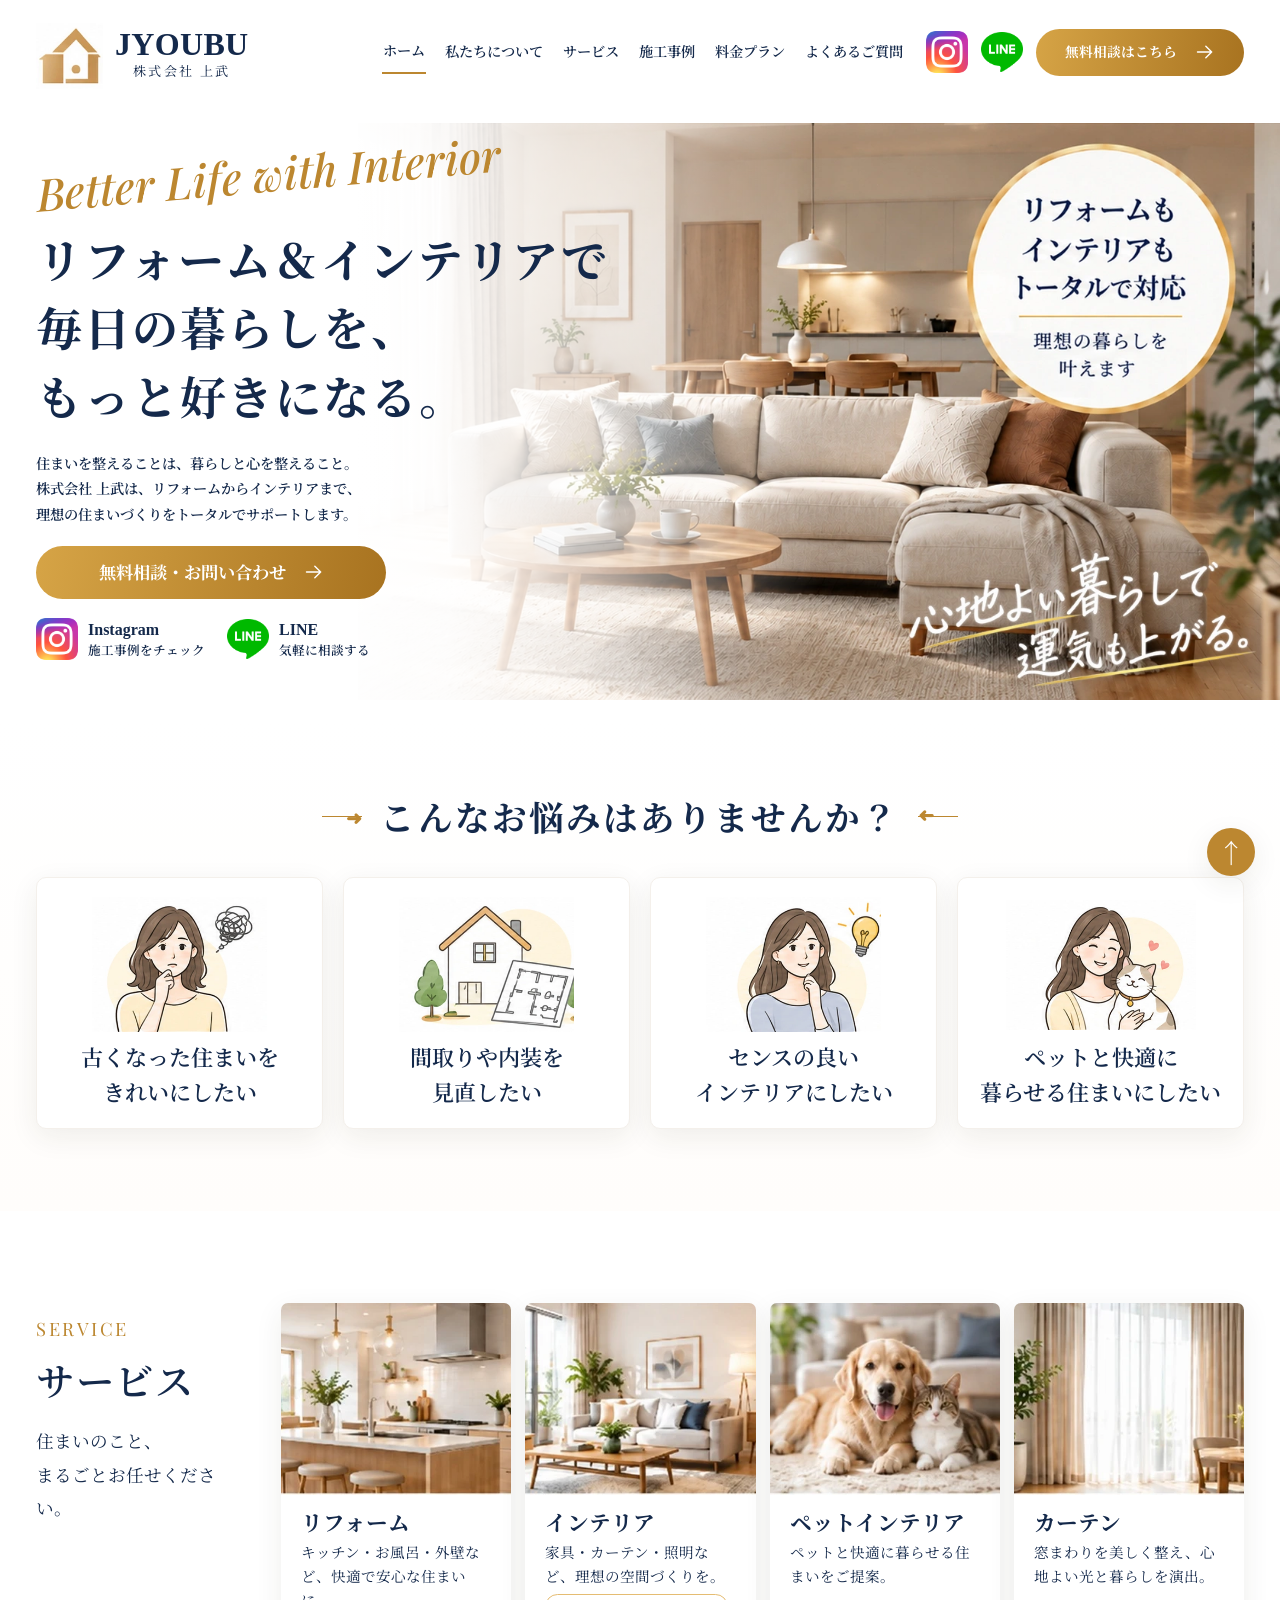
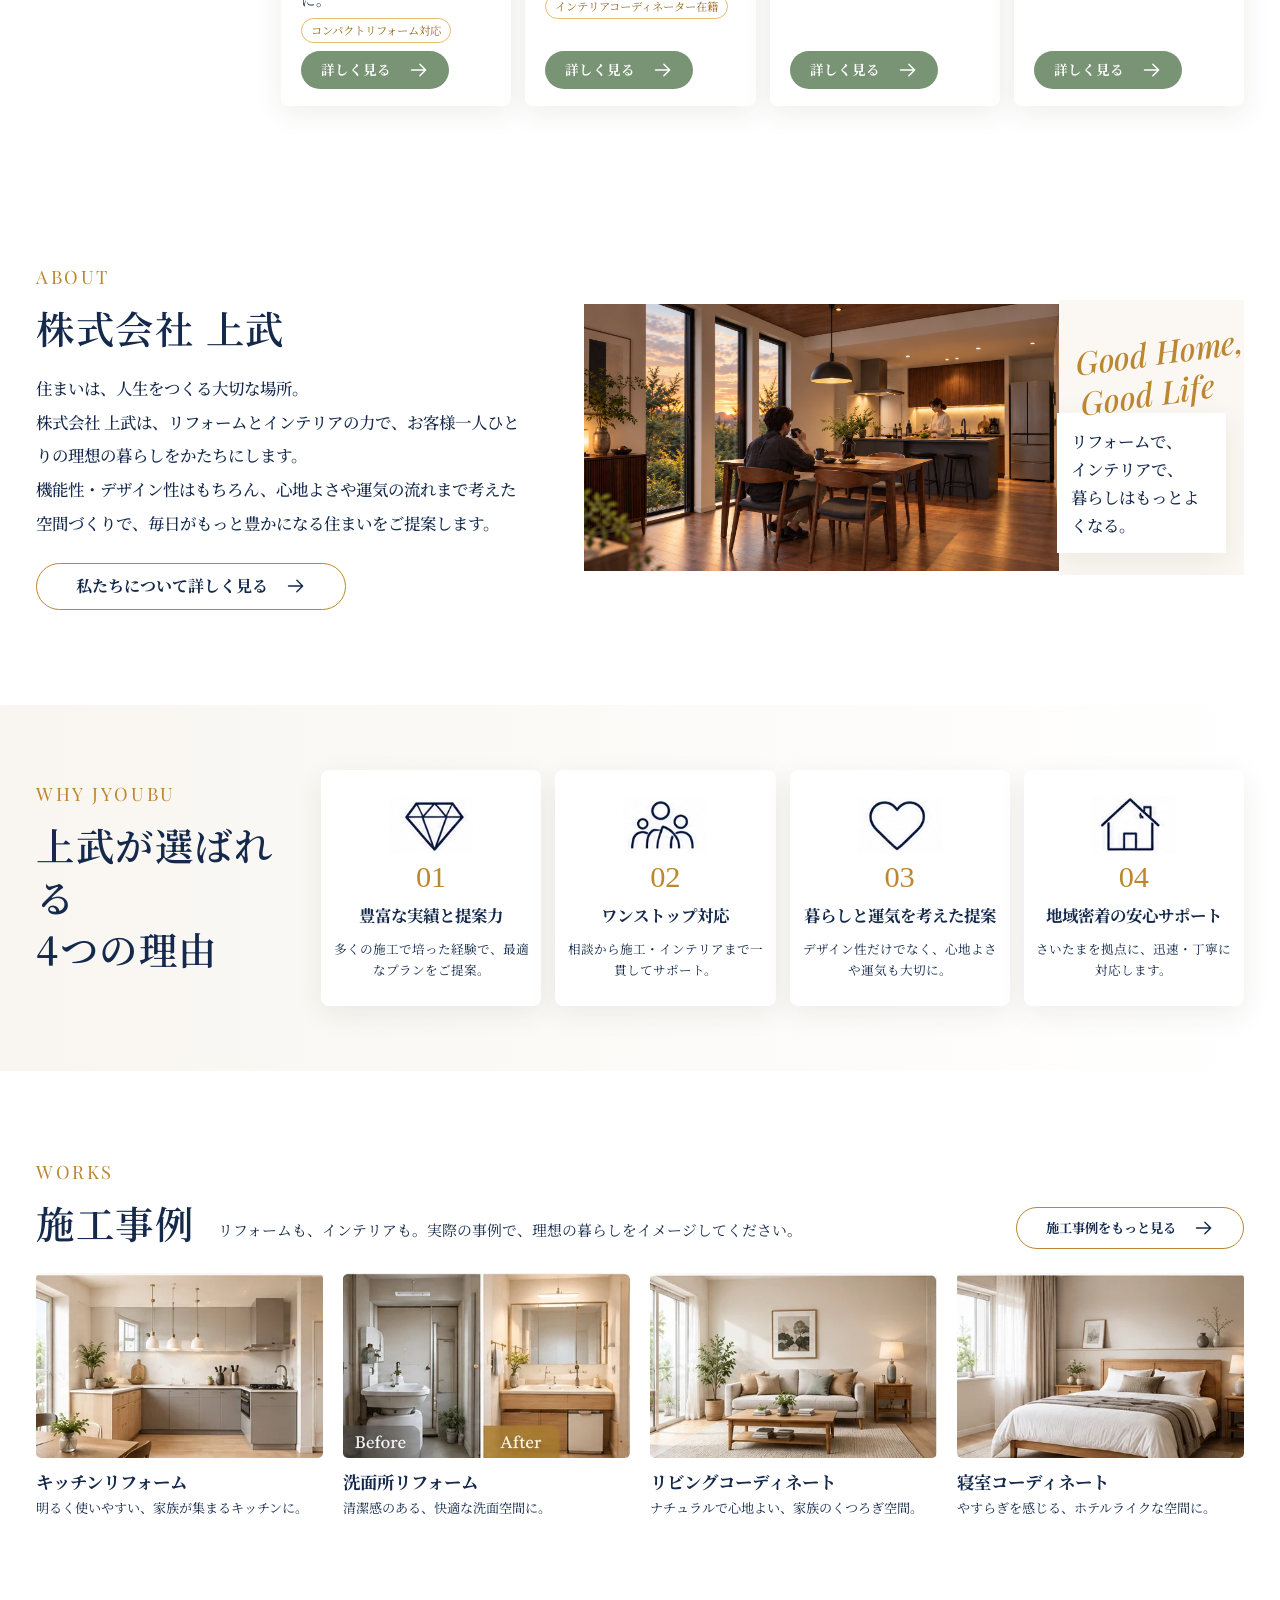
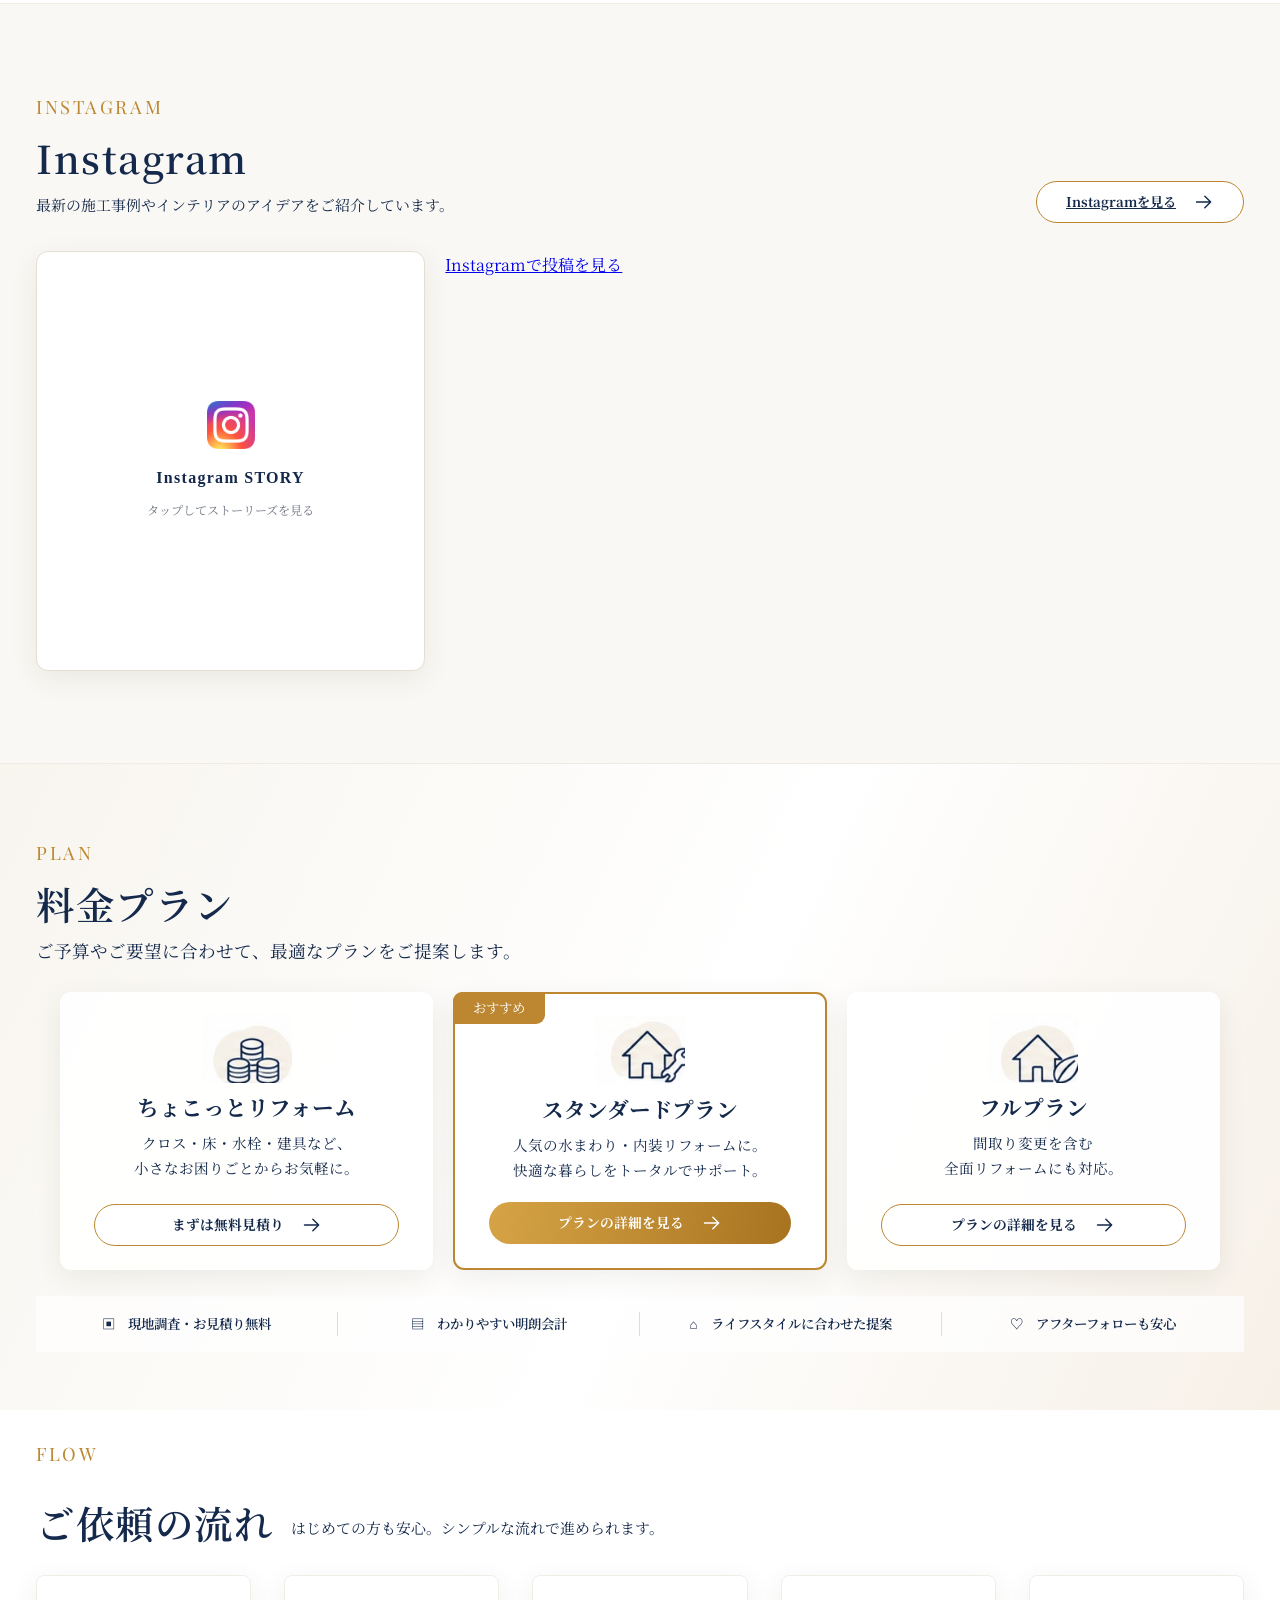
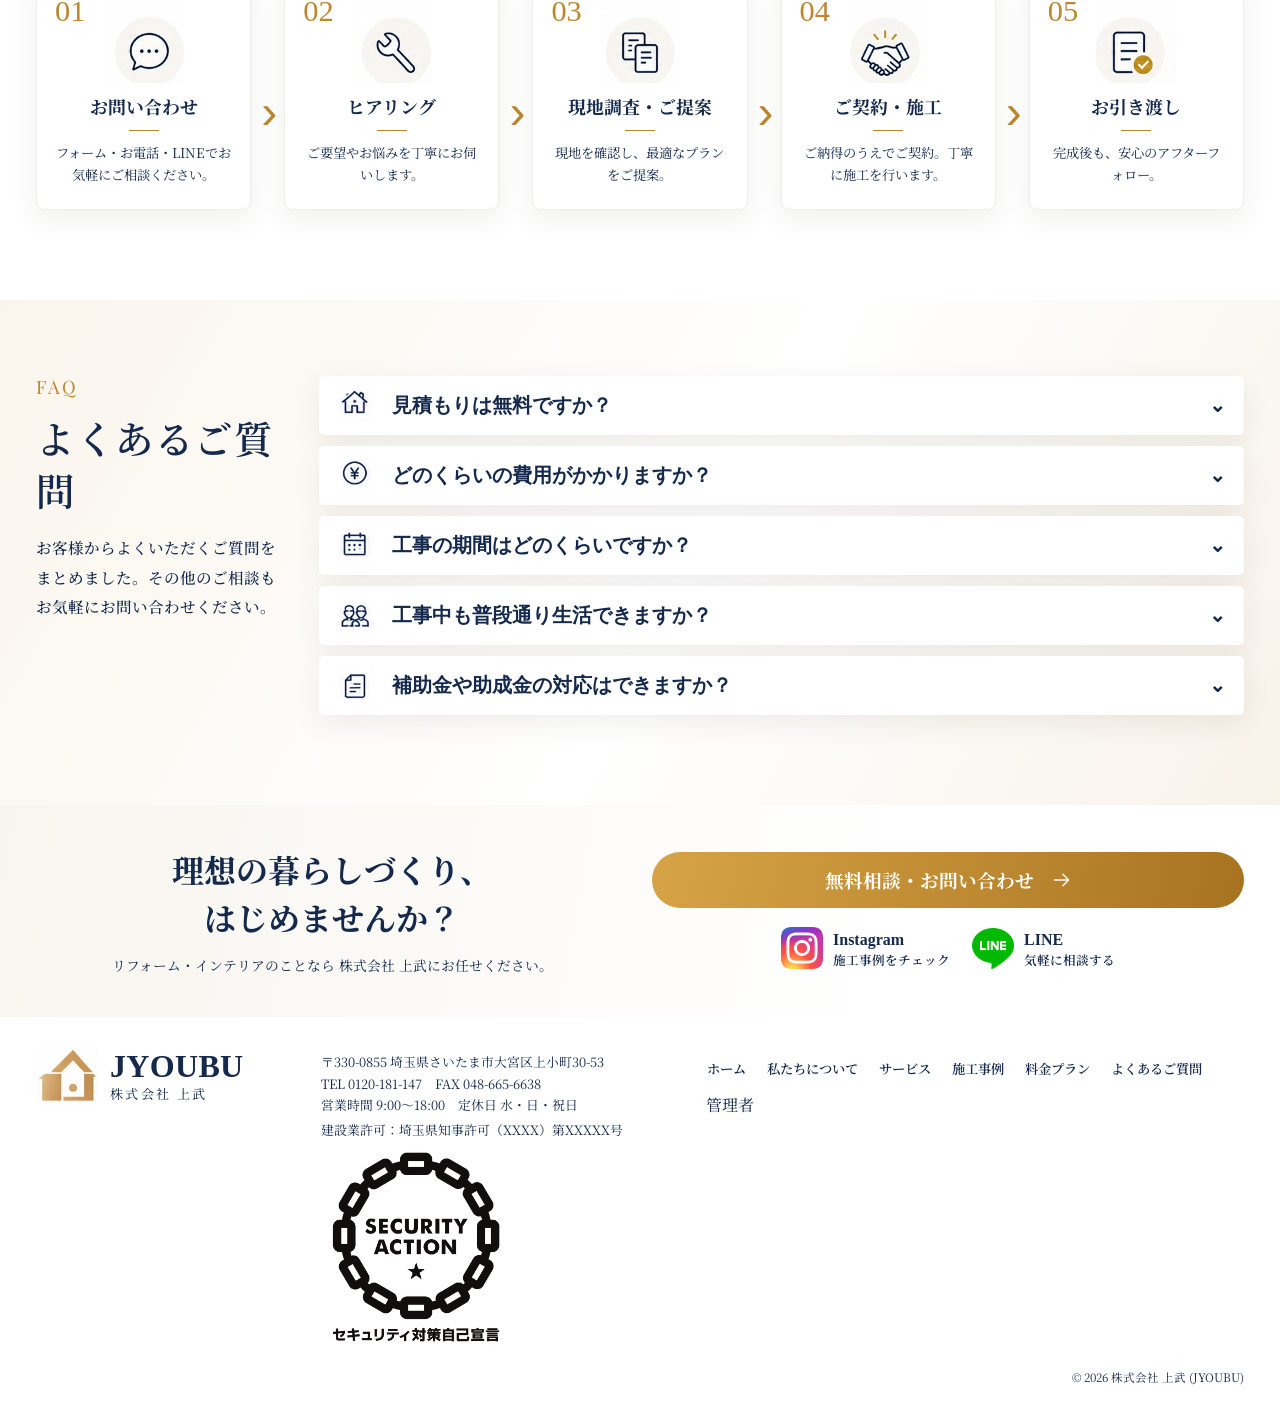
<file: index.html>
<!doctype html>
<html lang="ja">
<head>
  <meta charset="utf-8">
  <meta name="viewport" content="width=device-width, initial-scale=1">
  <meta name="theme-color" content="#fbf8f3">
  <meta name="description" content="株式会社 上武のリフォーム・インテリア相談サイト。理想の暮らしづくりをトータルでサポートします。">
  <title>株式会社 上武 | リフォームとインテリアで、暮らしをもっと好きになる。</title>
  <link rel="icon" href="favicon.svg" type="image/svg+xml">
  <link rel="stylesheet" href="styles.css?v=20260929-social">
  <script defer src="script.js?v=20261010-work-lightbox"></script>
</head>
<body>
  <svg class="sprite" xmlns="http://www.w3.org/2000/svg" aria-hidden="true">
    <symbol id="i-arrow" viewBox="0 0 24 24"><path d="M3 12h17m-7-7 7 7-7 7"/></symbol>
    <symbol id="i-home" viewBox="0 0 24 24"><path d="m2 11 10-9 10 9M5 9v13h14V9M9 22v-7h6v7"/></symbol>
    <symbol id="i-heart" viewBox="0 0 24 24"><path d="M20.8 4.6a5.3 5.3 0 0 0-7.5 0L12 5.9l-1.3-1.3a5.3 5.3 0 0 0-7.5 7.5L12 21l8.8-8.9a5.3 5.3 0 0 0 0-7.5Z"/></symbol>
    <symbol id="i-people" viewBox="0 0 24 24"><circle cx="12" cy="5" r="3"/><path d="M5 21v-2a7 7 0 0 1 14 0v2M3 10a3 3 0 0 0-2 5v4m20-9a3 3 0 0 1 2 5v4"/></symbol>
    <symbol id="i-chat" viewBox="0 0 24 24"><path d="M21 11.5a8.5 8.5 0 0 1-8.5 8.5c-1.5 0-3-.4-4.2-1.1L3 21l1.6-4.6A8.5 8.5 0 1 1 21 11.5Z"/><circle cx="8" cy="11.5" r=".7"/><circle cx="12" cy="11.5" r=".7"/><circle cx="16" cy="11.5" r=".7"/></symbol>
    <symbol id="i-tool" viewBox="0 0 24 24"><path d="M14 6a5 5 0 0 0-6 6L2 18l4 4 6-6a5 5 0 0 0 6-6l-3 3-4-4 3-3Z"/></symbol>
    <symbol id="i-clipboard" viewBox="0 0 24 24"><rect x="5" y="4" width="14" height="18" rx="2"/><path d="M9 4V2h6v2M8 9h8M8 13h8M8 17h5"/></symbol>
    <symbol id="i-handshake" viewBox="0 0 24 24"><path d="m2 8 4-3 5 2 2-1 5-1 4 3-4 8-5 4-3-2-2 1-4-4-2-7Zm8 10-3-3m6 2-4-4m7 2-4-4"/></symbol>
    <symbol id="i-sparkle" viewBox="0 0 24 24"><path d="m12 2 2.3 7.7L22 12l-7.7 2.3L12 22l-2.3-7.7L2 12l7.7-2.3L12 2Z"/></symbol>
  </svg>

  <header class="site-header">
    <div class="header-inner wrap">
      <button class="brand demo-trigger" type="button" aria-label="株式会社 上武 ホーム">
        <span class="brand-mark"><img src="assets/brand-house.webp" alt=""></span>
        <span class="brand-text"><strong>JYOUBU</strong><small>株式会社 上武</small></span>
      </button>
      <nav class="desktop-nav" aria-label="メインナビゲーション">
        <button class="nav-active demo-trigger" type="button">ホーム</button>
        <button class="demo-trigger" type="button">私たちについて</button>
        <button class="demo-trigger" type="button">サービス</button>
        <button class="demo-trigger" type="button">施工事例</button>
        <button class="demo-trigger" type="button">料金プラン</button>
        <button class="demo-trigger" type="button">よくあるご質問</button>
      </nav>
      <div class="header-actions">
        <a class="social instagram" href="https://www.instagram.com/jyobu0120181147?stkn=dXoyaTgycjRndjJ4&amp;utm_source=qr" rel="noopener noreferrer" aria-label="Instagramを開く"><img src="assets/instagram-icon.png" alt=""></a>
        <a class="social line" href="https://lin.ee/V97YO4F" rel="noopener noreferrer" aria-label="LINEを開く"><img src="assets/line-icon.png" alt=""></a>
        <button class="pill pill-gold header-cta contact-trigger" type="button">無料相談はこちら <svg><use href="#i-arrow"/></svg></button>
        <button class="menu-toggle" type="button" aria-label="メニューを開く" aria-expanded="false"><span></span><span></span><span></span></button>
      </div>
    </div>
    <nav class="mobile-nav" aria-label="モバイルナビゲーション" hidden>
      <button class="demo-trigger" type="button">ホーム</button><button class="demo-trigger" type="button">私たちについて</button><button class="demo-trigger" type="button">サービス</button><button class="demo-trigger" type="button">施工事例</button><button class="demo-trigger" type="button">料金プラン</button><button class="demo-trigger" type="button">よくあるご質問</button>
    </nav>
  </header>

  <main>
    <section class="hero" aria-labelledby="hero-title">
      <img class="hero-photo" src="assets/hero-full.webp" alt="明るいリビングとソファ">
      <div class="hero-wash"></div>
      <div class="wrap hero-content">
        <p class="handwriting hero-script">Better Life with Interior</p>
        <h1 id="hero-title">リフォーム＆インテリアで<br>毎日の暮らしを、<br>もっと好きになる。</h1>
        <p class="hero-lead">住まいを整えることは、暮らしと心を整えること。<br>株式会社 上武は、リフォームからインテリアまで、<br class="desktop-break">理想の住まいづくりをトータルでサポートします。</p>
        <button class="pill pill-gold hero-cta contact-trigger" type="button">無料相談・お問い合わせ <svg><use href="#i-arrow"/></svg></button>
        <div class="hero-socials">
          <a class="social-link" href="https://www.instagram.com/jyobu0120181147?stkn=dXoyaTgycjRndjJ4&amp;utm_source=qr" rel="noopener noreferrer"><span class="social instagram"><img src="assets/instagram-icon.png" alt=""></span><span><strong>Instagram</strong><small>施工事例をチェック</small></span></a>
          <a class="social-link" href="https://lin.ee/V97YO4F" rel="noopener noreferrer"><span class="social line"><img src="assets/line-icon.png" alt=""></span><span><strong>LINE</strong><small>気軽に相談する</small></span></a>
        </div>
      </div>
    </section>

    <section class="concerns section-pad" aria-labelledby="concerns-title">
      <div class="wrap">
        <h2 id="concerns-title" class="center-heading"><span></span>こんなお悩みはありませんか？<span></span></h2>
        <div class="concern-grid">
          <article class="concern-card"><img class="concern-illustration" src="assets/concern-old.webp" alt=""><h3>古くなった住まいを<br>きれいにしたい</h3></article>
          <article class="concern-card"><img class="concern-illustration" src="assets/concern-layout.webp" alt=""><h3>間取りや内装を<br>見直したい</h3></article>
          <article class="concern-card"><img class="concern-illustration" src="assets/concern-interior.webp" alt=""><h3>センスの良い<br>インテリアにしたい</h3></article>
          <article class="concern-card"><img class="concern-illustration" src="assets/concern-pets.webp" alt=""><h3>ペットと快適に<br>暮らせる住まいにしたい</h3></article>
        </div>
      </div>
    </section>

    <section class="services section-pad" aria-labelledby="services-title">
      <div class="wrap service-layout">
        <div class="section-intro"><span class="eyebrow">SERVICE</span><h2 id="services-title">サービス</h2><p>住まいのこと、<br>まるごとお任せください。</p></div>
        <div class="service-grid">
          <article class="service-card"><img src="assets/service-renovation.webp" alt="明るいキッチン"><div class="service-body"><h3>リフォーム</h3><p>キッチン・お風呂・外壁など、快適で安心な住まいに。</p><span class="service-note">コンパクトリフォーム対応</span><button class="pill pill-green demo-trigger" type="button">詳しく見る <svg><use href="#i-arrow"/></svg></button></div></article>
          <article class="service-card"><img src="assets/service-interior.webp" alt="ナチュラルなリビング"><div class="service-body"><h3>インテリア</h3><p>家具・カーテン・照明など、理想の空間づくりを。</p><span class="service-note">インテリアコーディネーター在籍</span><button class="pill pill-green demo-trigger" type="button">詳しく見る <svg><use href="#i-arrow"/></svg></button></div></article>
          <article class="service-card"><img src="assets/service-pets.webp" alt="犬と猫がくつろぐ室内"><div class="service-body"><h3>ペットインテリア</h3><p>ペットと快適に暮らせる住まいをご提案。</p><button class="pill pill-green demo-trigger" type="button">詳しく見る <svg><use href="#i-arrow"/></svg></button></div></article>
          <article class="service-card"><img src="assets/service-curtain.webp" alt="光が差し込むカーテン"><div class="service-body"><h3>カーテン</h3><p>窓まわりを美しく整え、心地よい光と暮らしを演出。</p><button class="pill pill-green demo-trigger" type="button">詳しく見る <svg><use href="#i-arrow"/></svg></button></div></article>
        </div>
      </div>
    </section>

    <section class="about section-pad" aria-labelledby="about-title">
      <div class="wrap about-layout">
        <div class="about-copy"><span class="eyebrow">ABOUT</span><h2 id="about-title">株式会社 上武</h2><p>住まいは、人生をつくる大切な場所。<br>株式会社 上武は、リフォームとインテリアの力で、お客様一人ひとりの理想の暮らしをかたちにします。<br>機能性・デザイン性はもちろん、心地よさや運気の流れまで考えた空間づくりで、毎日がもっと豊かになる住まいをご提案します。</p><button class="pill pill-outline demo-trigger" type="button">私たちについて詳しく見る <svg><use href="#i-arrow"/></svg></button></div>
        <div class="about-image"><img src="assets/about-room2.png" alt="夕日が差し込むダイニングとキッチンで過ごす夫婦"><div class="about-image-note"><span class="handwriting">Good Home,<br>Good Life</span><strong>リフォームで、<br>インテリアで、<br>暮らしはもっとよくなる。</strong></div></div>
      </div>
    </section>

    <section class="why section-pad" aria-labelledby="why-title">
      <div class="wrap why-layout"><div class="section-intro"><span class="eyebrow">WHY JYOUBU</span><h2 id="why-title">上武が選ばれる<br>4つの理由</h2></div><div class="why-grid">
        <article class="why-card"><img class="why-illustration" src="assets/why-diamond.webp" alt=""><span class="why-number">01</span><h3>豊富な実績と提案力</h3><p>多くの施工で培った経験で、最適なプランをご提案。</p></article>
        <article class="why-card"><img class="why-illustration" src="assets/why-people.webp" alt=""><span class="why-number">02</span><h3>ワンストップ対応</h3><p>相談から施工・インテリアまで一貫してサポート。</p></article>
        <article class="why-card"><img class="why-illustration" src="assets/why-heart.webp" alt=""><span class="why-number">03</span><h3>暮らしと運気を考えた提案</h3><p>デザイン性だけでなく、心地よさや運気も大切に。</p></article>
        <article class="why-card"><img class="why-illustration" src="assets/why-home.webp" alt=""><span class="why-number">04</span><h3>地域密着の安心サポート</h3><p>さいたまを拠点に、迅速・丁寧に対応します。</p></article>
      </div></div>
    </section>

    <section class="works section-pad" aria-labelledby="works-title"><div class="wrap"><div class="section-heading-row"><div><span class="eyebrow">WORKS</span><h2 id="works-title">施工事例</h2></div><p>リフォームも、インテリアも。実際の事例で、理想の暮らしをイメージしてください。</p><button class="pill pill-outline demo-trigger" type="button">施工事例をもっと見る <svg><use href="#i-arrow"/></svg></button></div>
    <div class="works-grid">

      <article class="work-item" data-work-id="kitchen">
        <button class="work-preview" type="button">
          <img src="assets/work-kitchen.webp" alt="キッチンリフォームの事例">
          <strong class="work-title">キッチンリフォーム</strong>
          <span class="work-description">明るく使いやすい、家族が集まるキッチンに。</span>
        </button>
      </article>

      <article class="work-item" data-work-id="bath">
        <button class="work-preview" type="button">
          <img src="assets/work-bath.webp" alt="洗面所リフォームの施工前と施工後">
          <strong class="work-title">洗面所リフォーム</strong>
          <span class="work-description">清潔感のある、快適な洗面空間に。</span>
        </button>
      </article>

      <article class="work-item" data-work-id="living">
        <button class="work-preview" type="button">
          <img src="assets/work-living.webp" alt="リビングコーディネートの事例">
          <strong class="work-title">リビングコーディネート</strong>
          <span class="work-description">ナチュラルで心地よい、家族のくつろぎ空間。</span>
        </button>
      </article>

      <article class="work-item" data-work-id="bedroom">
        <button class="work-preview" type="button">
          <img src="assets/work-bedroom.webp" alt="寝室コーディネートの事例">
          <strong class="work-title">寝室コーディネート</strong>
          <span class="work-description">やすらぎを感じる、ホテルライクな空間に。</span>
        </button>
      </article>
    </div></div></section>

    <section class="instagram-feed section-pad" aria-labelledby="instagram-feed-title">
      <div class="wrap">
        <div class="instagram-feed-heading">
          <div>
            <span class="eyebrow">INSTAGRAM</span>
            <h2 id="instagram-feed-title">Instagram</h2>
            <p>最新の施工事例やインテリアのアイデアをご紹介しています。</p>
          </div>
          <a class="pill pill-outline" href="https://www.instagram.com/jyobu0120181147?stkn=dXoyaTgycjRndjJ4&amp;utm_source=qr" rel="noopener noreferrer">Instagramを見る <svg><use href="#i-arrow"/></svg></a>
        </div>
        <div class="instagram-grid"></div>
      </div>
    </section>

    <script async src="https://www.instagram.com/embed.js"></script>
    <script src="site-config.js"></script>

    <section class="plans section-pad" aria-labelledby="plans-title"><div class="wrap"><span class="eyebrow">PLAN</span><h2 id="plans-title">料金プラン</h2><p class="section-lead">ご予算やご要望に合わせて、最適なプランをご提案します。</p><div class="plans-grid">
      <article class="plan-card"><img class="plan-illustration" src="assets/plan-small.webp" alt=""><h3>ちょこっとリフォーム</h3><p>クロス・床・水栓・建具など、<br>小さなお困りごとからお気軽に。</p><button class="pill pill-outline contact-trigger" type="button">まずは無料見積り <svg><use href="#i-arrow"/></svg></button></article>
      <article class="plan-card recommended"><div class="recommend-label">おすすめ</div><img class="plan-illustration" src="assets/plan-standard.webp" alt=""><h3>スタンダードプラン</h3><p>人気の水まわり・内装リフォームに。<br>快適な暮らしをトータルでサポート。</p><button class="pill pill-gold demo-trigger" type="button">プランの詳細を見る <svg><use href="#i-arrow"/></svg></button></article>
      <article class="plan-card"><img class="plan-illustration" src="assets/plan-full.webp" alt=""><h3>フルプラン</h3><p>間取り変更を含む<br>全面リフォームにも対応。</p><button class="pill pill-outline demo-trigger" type="button">プランの詳細を見る <svg><use href="#i-arrow"/></svg></button></article>
    </div><div class="plan-points"><span>▣　現地調査・お見積り無料</span><span>▤　わかりやすい明朗会計</span><span>⌂　ライフスタイルに合わせた提案</span><span>♡　アフターフォローも安心</span></div></div></section>

    <section class="flow section-pad" aria-labelledby="flow-title"><div class="wrap"><div class="flow-heading"><span class="eyebrow">FLOW</span><h2 id="flow-title">ご依頼の流れ</h2><p>はじめての方も安心。シンプルな流れで進められます。</p></div><div class="flow-grid">
      <article class="flow-card"><span class="flow-number">01</span><img class="flow-illustration" src="assets/flow-contact.webp" alt=""><h3>お問い合わせ</h3><p>フォーム・お電話・LINEでお気軽にご相談ください。</p></article>
      <article class="flow-card"><span class="flow-number">02</span><img class="flow-illustration" src="assets/flow-hearing.webp" alt=""><h3>ヒアリング</h3><p>ご要望やお悩みを丁寧にお伺いします。</p></article>
      <article class="flow-card"><span class="flow-number">03</span><img class="flow-illustration" src="assets/flow-survey.webp" alt=""><h3>現地調査・ご提案</h3><p>現地を確認し、最適なプランをご提案。</p></article>
      <article class="flow-card"><span class="flow-number">04</span><img class="flow-illustration" src="assets/flow-build.webp" alt=""><h3>ご契約・施工</h3><p>ご納得のうえでご契約。丁寧に施工を行います。</p></article>
      <article class="flow-card"><span class="flow-number">05</span><img class="flow-illustration" src="assets/flow-delivery.webp" alt=""><h3>お引き渡し</h3><p>完成後も、安心のアフターフォロー。</p></article>
    </div></div></section>

    <section class="faq section-pad" aria-labelledby="faq-title">
      <div class="wrap faq-layout">
        <div class="faq-intro"><span class="eyebrow">FAQ</span><h2 id="faq-title">よくあるご質問</h2><p>お客様からよくいただくご質問をまとめました。その他のご相談もお気軽にお問い合わせください。</p></div>
        <div class="faq-grid">
          <details class="faq-item"><summary><img src="assets/faq-estimate.webp" alt=""><span>見積もりは無料ですか？</span><span class="faq-chevron" aria-hidden="true">⌄</span></summary><div class="faq-answer">はい。現地調査とお見積もりは無料です。ご希望やお困りごとを伺い、内容に合わせてご提案します。</div></details>
          <details class="faq-item"><summary><img src="assets/faq-cost.webp" alt=""><span>どのくらいの費用がかかりますか？</span><span class="faq-chevron" aria-hidden="true">⌄</span></summary><div class="faq-answer">工事の範囲や使用する材料によって異なります。ご予算を伺ったうえで現地を確認し、お見積もりをお出しします。</div></details>
          <details class="faq-item"><summary><img src="assets/faq-duration.webp" alt=""><span>工事の期間はどのくらいですか？</span><span class="faq-chevron" aria-hidden="true">⌄</span></summary><div class="faq-answer">施工内容や規模によって異なります。現地調査後のご提案時に、工事の予定とおおよその期間をご案内します。</div></details>
          <details class="faq-item"><summary><img src="assets/faq-living.webp" alt=""><span>工事中も普段通り生活できますか？</span><span class="faq-chevron" aria-hidden="true">⌄</span></summary><div class="faq-answer">工事箇所によっては住みながら進められます。水まわりなど一時的に使えない設備がある場合は、事前にご説明します。</div></details>
          <details class="faq-item"><summary><img src="assets/faq-subsidy.webp" alt=""><span>補助金や助成金の対応はできますか？</span><span class="faq-chevron" aria-hidden="true">⌄</span></summary><div class="faq-answer">利用できる制度は工事内容や時期、お住まいの地域によって異なります。ご相談時に対象となる制度の確認についてご案内します。</div></details>
        </div>
      </div>
    </section>

    <section class="final-cta"><div class="wrap final-cta-inner"><div><h2>理想の暮らしづくり、<br>はじめませんか？</h2><p>リフォーム・インテリアのことなら 株式会社 上武にお任せください。</p></div><div class="final-actions"><button class="pill pill-gold contact-trigger" type="button">無料相談・お問い合わせ <svg><use href="#i-arrow"/></svg></button><div class="hero-socials"><a class="social-link" href="https://www.instagram.com/jyobu0120181147?stkn=dXoyaTgycjRndjJ4&amp;utm_source=qr" rel="noopener noreferrer"><span class="social instagram"><img src="assets/instagram-icon.png" alt=""></span><span><strong>Instagram</strong><small>施工事例をチェック</small></span></a><a class="social-link" href="https://lin.ee/V97YO4F" rel="noopener noreferrer"><span class="social line"><img src="assets/line-icon.png" alt=""></span><span><strong>LINE</strong><small>気軽に相談する</small></span></a></div></div></div></section>
  </main>

  <footer class="footer"><div class="wrap footer-inner"><div class="footer-brand"><span class="brand-mark"><img src="assets/brand-house.webp" alt=""></span><span class="brand-text"><strong>JYOUBU</strong><small>株式会社 上武</small></span></div><div class="footer-details"><p>〒330-0855 埼玉県さいたま市大宮区上小町30-53</p><p>TEL 0120-181-147　FAX 048-665-6638</p><p>営業時間 9:00〜18:00　定休日 水・日・祝日</p><p style="margin-top:6px">建設業許可：埼玉県知事許可（XXXX）第XXXXX号</p><a href="https://www.ipa.go.jp/security/security-action/" target="_blank" rel="noopener noreferrer" aria-label="SECURITY ACTION 一つ星について" style="display:block;margin-top:12px;width:min(190px,48vw);max-width:100%;text-decoration:none"><img src="assets/security-action.jpeg" alt="SECURITY ACTION セキュリティ対策自己宣言 一つ星" style="display:block;width:100%;height:auto;object-fit:contain"></a></div><nav class="footer-nav" aria-label="フッターナビゲーション"><button class="demo-trigger" type="button">ホーム</button><button class="demo-trigger" type="button">私たちについて</button><button class="demo-trigger" type="button">サービス</button><button class="demo-trigger" type="button">施工事例</button><button class="demo-trigger" type="button">料金プラン</button><button class="demo-trigger" type="button">よくあるご質問</button><a class="admin-trigger" id="admin-link" href="#" hidden>管理者</a></nav><small class="copyright">© 2026 株式会社 上武 (JYOUBU)</small></div></footer>
  <button class="back-top demo-trigger" type="button" aria-label="ページの先頭へ">↑</button>
  <dialog id="contact-dialog" class="contact-dialog" aria-labelledby="contact-title" aria-describedby="contact-lead">
    <button class="contact-close" type="button" aria-label="お問い合わせフォームを閉じる">×</button>
    <span class="eyebrow">CONTACT</span>
    <h2 id="contact-title">お問い合わせフォーム</h2>
    <p id="contact-lead">小さなご相談でもお気軽にお問い合わせください。</p>
    <form id="contact-form">
      <label for="contact-name">お名前 <span class="required">必須</span></label>
      <input id="contact-name" name="name" type="text" autocomplete="name" required>
      <label for="contact-email">メールアドレス <span class="required">必須</span></label>
      <input id="contact-email" name="email" type="email" autocomplete="email" required>
      <label for="contact-phone">電話番号 <span class="required">必須</span></label>
      <input id="contact-phone" name="phone" type="tel" autocomplete="tel" required>
      <label for="contact-type">ご相談種別 <span class="required">必須</span></label>
      <select id="contact-type" name="consultation_type" required>
        <option value="" selected disabled>選択してください</option>
        <option>リフォーム</option>
        <option>インテリア</option>
        <option>ペットインテリア</option>
        <option>カーテン</option>
        <option>その他</option>
      </select>
      <label for="contact-message">ご相談内容 <span class="optional">任意</span></label>
      <textarea id="contact-message" name="message" rows="4"></textarea>
      <button class="pill pill-gold contact-submit" type="submit">送信する <svg><use href="#i-arrow"/></svg></button>
      <p id="contact-status" class="contact-status" role="status" aria-live="polite"></p>
    </form>
  </dialog>
  <dialog id="work-lightbox" class="work-lightbox" aria-label="施工事例の拡大写真">
    <button class="work-lightbox-close" type="button" aria-label="拡大写真を閉じる">×</button>
    <figure class="work-lightbox-figure">
      <img id="work-lightbox-image" alt="">
      <figcaption id="work-lightbox-caption"></figcaption>
    </figure>
  </dialog>
  <dialog id="demo-dialog" class="demo-dialog" aria-labelledby="demo-message"><p id="demo-message">デモ画面です。</p><button class="pill pill-gold dialog-close" type="button">閉じる</button></dialog>
</body>
</html>
</file>
<file: styles.css>
@import url('https://fonts.googleapis.com/css2?family=Noto+Serif+JP:wght@400;500;600;700&family=Playfair+Display:ital,wght@0,500;0,600;1,500&display=swap');
:root{--navy:#14294b;--gold:#bc8730;--gold-dark:#986819;--green:#789474;--cream:#fbf8f3;--line:#e8e1d7;--shadow:0 8px 28px rgba(54,46,30,.08)}
*{box-sizing:border-box}html{scroll-behavior:smooth}body{margin:0;color:var(--navy);font-family:'Noto Serif JP',YuMincho,'Hiragino Mincho ProN',serif;background:#fff;line-height:1.8}button{font:inherit;color:inherit;cursor:pointer}button:focus-visible{outline:3px solid #dcaf61;outline-offset:3px}img{display:block;max-width:100%}svg{width:1.1em;height:1.1em;fill:none;stroke:currentColor;stroke-width:1.7;stroke-linecap:round;stroke-linejoin:round}.sprite{position:absolute;width:0;height:0;overflow:hidden}.wrap{width:min(100% - 72px,1370px);margin-inline:auto}.section-pad{padding:92px 0}.eyebrow{display:block;color:var(--gold);font-family:'Playfair Display',Georgia,serif;font-size:1.15rem;letter-spacing:.14em;line-height:1.2;margin-bottom:14px}.section-intro h2,.about h2,.works h2,.plans h2,.flow h2,.faq h2{font-size:clamp(2rem,3vw,3.1rem);line-height:1.35;letter-spacing:.04em;margin:0 0 18px;font-weight:600}.section-intro p,.section-lead{font-size:1.1rem;line-height:1.9;margin:0}.pill{border:0;border-radius:100px;display:inline-flex;align-items:center;justify-content:center;gap:18px;min-height:47px;padding:10px 29px;font-weight:700;line-height:1.3;white-space:nowrap;transition:transform .2s,filter .2s,box-shadow .2s}.pill:hover{transform:translateY(-2px);filter:brightness(1.05);box-shadow:0 7px 18px #0002}.pill svg{width:20px;height:20px}.pill-gold{color:#fff;background:linear-gradient(100deg,#d6a446,#a87320)}.pill-green{color:#fff;background:var(--green)}.pill-outline{background:#fff;color:var(--navy);border:1.5px solid var(--gold)}
.site-header{position:relative;z-index:20;background:#fff}.header-inner{height:104px;display:flex;align-items:center;justify-content:space-between;gap:22px}.brand,.footer-brand{display:flex;align-items:center;gap:12px;background:none;border:0;padding:0;white-space:nowrap}.brand-mark{color:#c79749;display:grid;place-items:center;width:67px;height:58px}.brand-mark svg{width:60px;height:60px;stroke-width:2.7}.brand-text{display:flex;flex-direction:column;line-height:1.2}.brand-text strong{font-family:Georgia,serif;font-size:2rem;letter-spacing:.01em}.brand-text small{font-size:.82rem;letter-spacing:.18em}.desktop-nav{display:flex;align-items:center;justify-content:center;gap:clamp(12px,1.4vw,28px);margin-left:auto}.desktop-nav button,.footer-nav button{border:0;background:none;white-space:nowrap;padding:8px 1px;font-weight:600}.desktop-nav button{font-size:.89rem}.desktop-nav button:hover,.footer-nav button:hover{color:var(--gold)}.desktop-nav .nav-active{border-bottom:2px solid var(--gold)}.header-actions{display:flex;align-items:center;gap:13px}.social{width:42px;height:42px;border-radius:9px;border:0;display:inline-grid;place-items:center;color:#fff;flex:none}.instagram{background:linear-gradient(35deg,#ffd25c,#f32169 51%,#7531d7)}.instagram span{font-family:Arial,sans-serif;font-size:2rem;font-weight:600;line-height:1}.line{background:#04bf27}.line span{font-family:Arial,sans-serif;font-size:.64rem;font-weight:800;background:#fff;color:#04bf27;border-radius:8px;padding:3px 1px;letter-spacing:-.08em}.header-cta{font-size:.86rem}.menu-toggle{display:none;background:none;border:0;width:44px;height:44px;padding:10px}.menu-toggle span{display:block;height:2px;margin:5px 0;background:var(--navy)}.mobile-nav[hidden]{display:none}
.hero{min-height:615px;position:relative;overflow:hidden;display:flex;align-items:center}.hero-photo{position:absolute;inset:0 0 0 30%;background-image:url('assets/hero.webp');background-size:cover;background-position:center 48%}.hero-wash{position:absolute;inset:0;background:linear-gradient(90deg,#fff 0%,#fff 25%,#fffffff2 35%,#ffffff8f 49%,#ffffff00 64%)}.hero-content{position:relative;z-index:1;padding-top:38px;padding-bottom:34px}.handwriting{font-family:'Playfair Display',Georgia,serif;font-style:italic;font-weight:500;color:var(--gold)}.hero-script{font-size:clamp(1.8rem,3.5vw,3.3rem);margin:0 0 3px;transform:rotate(-5deg);transform-origin:left center;line-height:1.2}.hero h1{font-size:clamp(2.15rem,3.6vw,3.75rem);line-height:1.48;letter-spacing:.04em;margin:0 0 22px;font-weight:700}.hero-lead{font-size:clamp(.89rem,1.1vw,1.09rem);font-weight:600;line-height:1.8;margin:0 0 18px}.hero-cta{min-width:350px;font-size:1.08rem;min-height:53px}.hero-socials{display:flex;gap:22px;margin-top:19px}.social-link{display:flex;align-items:center;gap:10px;text-align:left;padding:0;border:0;background:none}.social-link>span:last-child{display:flex;flex-direction:column;line-height:1.35}.social-link strong{font-family:Georgia,serif;font-size:1rem}.social-link small{font-size:.79rem;font-weight:600}.hero-badge{position:absolute;z-index:2;top:28px;right:5.5%;width:200px;height:200px;display:flex;flex-direction:column;align-items:center;justify-content:center;border:5px solid #d9a14c;border-radius:50%;background:#fff;text-align:center;box-shadow:var(--shadow)}.hero-badge strong{font-size:1.28rem;line-height:1.55}.hero-badge span{font-size:.9rem;border-top:1px solid var(--gold);padding-top:8px;margin-top:7px}
.concerns{padding-top:66px;padding-bottom:82px;background:linear-gradient(#fff,#fffdfb)}.center-heading{text-align:center;font-size:clamp(1.8rem,2.7vw,2.75rem);letter-spacing:.06em;margin:0 0 30px;display:flex;align-items:center;justify-content:center;gap:18px}.center-heading span{width:40px;height:1px;background:var(--gold);position:relative}.center-heading span:first-child:after{content:'➜';position:absolute;right:-2px;top:-16px;color:var(--gold);font-size:1.2rem}.center-heading span:last-child:after{content:'➜';position:absolute;left:-2px;top:-16px;color:var(--gold);font-size:1.2rem;transform:rotate(180deg)}.concern-grid{display:grid;grid-template-columns:repeat(4,1fr);gap:20px}.concern-card{min-height:252px;display:flex;flex-direction:column;align-items:center;justify-content:center;text-align:center;border-radius:10px;background:#fff;box-shadow:var(--shadow);border:1px solid #f4f0eb;padding:18px}.concern-emoji{height:125px;display:grid;place-items:center;font-size:4.5rem;color:var(--gold)}.concern-card h3{font-size:1.38rem;line-height:1.55;margin:0;font-weight:600}
.services{position:relative}.service-layout{display:grid;grid-template-columns:215px 1fr;gap:30px}.services .section-intro{padding-top:15px}.service-grid{display:grid;grid-template-columns:repeat(4,minmax(0,1fr));gap:14px}.service-card{border-radius:7px;overflow:hidden;background:#fff;box-shadow:var(--shadow);display:flex;flex-direction:column}.service-card img{width:100%;height:192px;object-fit:cover}.service-body{padding:12px 20px 17px;display:flex;flex-direction:column;flex:1}.service-body h3{font-size:1.35rem;line-height:1.4;margin:0 0 3px;white-space:nowrap}.service-body p{font-size:.91rem;line-height:1.65;margin:0 0 6px}.service-note{font-size:.71rem;color:var(--gold-dark);border:1px solid #e5bc72;border-radius:40px;white-space:nowrap;align-self:flex-start;padding:1px 9px;margin-bottom:8px}.service-body .pill{margin-top:auto;align-self:flex-start;font-size:.85rem;padding:7px 20px;min-height:38px}
.about{padding-top:68px;padding-bottom:95px}.about-layout{display:grid;grid-template-columns:minmax(0,44fr) minmax(0,56fr);gap:30px;align-items:center}.about-copy{padding-right:24px}.about-copy p{font-size:1.03rem;font-weight:500;line-height:2.05;margin:0 0 22px}.about-copy .pill{min-width:310px}.about-image{position:relative;min-height:390px;display:flex;align-items:stretch;overflow:hidden}.about-image>img{width:72%;min-height:390px;object-fit:cover}.about-image-note{background:var(--cream);flex:1;min-width:0;padding:33px 18px 22px;display:flex;flex-direction:column;justify-content:space-between}.about-image-note .handwriting{font-size:2rem;line-height:1.25;transform:rotate(-8deg);white-space:nowrap}.about-image-note strong{background:#fff;padding:14px;margin-left:-20px;font-size:1.03rem;line-height:1.7;font-weight:500;box-shadow:var(--shadow)}
.why{background:linear-gradient(90deg,#f9f6f1,#fff);padding:65px 0}.why-layout{display:grid;grid-template-columns:260px 1fr;gap:25px;align-items:center}.why-grid{display:grid;grid-template-columns:repeat(4,1fr);gap:14px}.why-card{min-height:236px;padding:24px 12px;background:#fff;border-radius:8px;box-shadow:var(--shadow);text-align:center}.why-card>svg{display:block;width:52px;height:52px;margin:0 auto 3px;stroke-width:1.2}.why-icon{display:block;height:55px;font-size:4rem;line-height:.75}.why-number{display:block;color:var(--gold);font-family:Georgia,serif;font-size:1.9rem;line-height:1.3}.why-card h3{font-size:1.03rem;white-space:nowrap;margin:4px 0 7px}.why-card p{font-size:.79rem;line-height:1.7;margin:0}
.works{padding-top:90px;padding-bottom:85px}.section-heading-row{display:flex;align-items:end;gap:24px;margin-bottom:24px}.section-heading-row h2{margin-bottom:0}.section-heading-row p{margin:0 auto 5px 0;font-size:.93rem}.section-heading-row .pill{min-height:40px;font-size:.83rem}.works-grid{display:grid;grid-template-columns:repeat(4,1fr);gap:20px}.work-item{text-align:left;background:none;border:0;padding:0}.work-item img{width:100%;aspect-ratio:1.55;object-fit:cover;border-radius:5px;transition:transform .2s}.work-item:hover img{transform:translateY(-3px)}.work-item strong{display:block;font-size:1.09rem;margin-top:8px}.work-item span{display:block;font-size:.82rem;line-height:1.6}
.plans{background:linear-gradient(115deg,#f8f5ef,#fff 54%,#f6f0e7);padding:78px 0 58px}.plans h2{margin-bottom:4px}.plans-grid{display:grid;grid-template-columns:repeat(3,1fr);gap:20px;max-width:1160px;margin:25px auto 26px}.plan-card{position:relative;background:#fffffff0;border-radius:11px;box-shadow:var(--shadow);padding:20px 34px 24px;text-align:center;min-height:250px;display:flex;flex-direction:column;align-items:center}.plan-card.recommended{border:2px solid var(--gold)}.recommend-label{position:absolute;top:-2px;left:-2px;background:var(--gold);color:#fff;font-size:.84rem;padding:4px 20px;border-radius:9px 0 9px 0}.plan-icon{width:64px;height:64px;border-radius:50%;background:#f7f2e9;display:grid;place-items:center;font-size:2rem;color:var(--navy)}.plan-icon svg{width:38px;height:38px}.plan-card h3{font-size:1.35rem;margin:4px 0}.plan-card p{font-size:.91rem;line-height:1.7;margin:0 0 19px}.plan-card .pill{width:100%;min-height:42px;margin-top:auto;font-size:.86rem}.plan-points{display:grid;grid-template-columns:repeat(4,1fr);gap:0;background:#ffffffbd;padding:16px 0}.plan-points span{text-align:center;font-size:.84rem;font-weight:600;padding:0 14px;border-right:1px solid #ddd}.plan-points span:last-child{border:0}
.flow{padding-top:87px;padding-bottom:90px}.flow-heading{display:flex;align-items:end;gap:18px;margin-bottom:26px}.flow-heading .eyebrow{position:absolute;transform:translateY(-70px)}.flow-heading h2{margin:0}.flow-heading p{margin:0 0 7px;font-size:.93rem}.flow-grid{display:grid;grid-template-columns:repeat(5,1fr);gap:33px}.flow-card{min-height:235px;position:relative;border-radius:8px;box-shadow:var(--shadow);border:1px solid #f1ede7;padding:20px 18px 22px;text-align:center}.flow-card:not(:last-child):after{content:'›';position:absolute;right:-27px;top:40%;font-size:3rem;color:var(--gold);font-family:Arial,sans-serif;font-weight:200}.flow-number{position:absolute;top:8px;left:18px;color:var(--gold);font-family:Georgia,serif;font-size:1.9rem}.flow-card>svg{width:62px;height:62px;margin:12px auto 13px;stroke-width:1.3}.flow-card h3{font-size:1.12rem;margin:0 0 11px;white-space:nowrap}.flow-card h3:after{content:'';display:block;width:30px;height:1px;background:var(--gold);margin:8px auto 0}.flow-card p{font-size:.83rem;line-height:1.65;margin:0}
.faq{background:linear-gradient(120deg,#faf5ec,#fff 54%,#f8f2e9);padding:76px 0 90px}.faq-layout{display:grid;grid-template-columns:255px 1fr;gap:28px}.faq-intro p{font-size:.97rem;font-weight:500;line-height:1.9}.faq-grid{display:grid;grid-template-columns:repeat(2,minmax(0,1fr));gap:9px 16px}.faq-item{height:47px;border:0;border-radius:5px;background:#fff;box-shadow:var(--shadow);padding:0 16px;display:flex;align-items:center;justify-content:space-between;gap:10px;text-align:left;font-size:.78rem;font-weight:700}.faq-item span{font-family:Arial,sans-serif;font-size:1.25rem;line-height:1}
.final-cta{background:linear-gradient(100deg,#f8f5ef,#fff 70%);padding:40px 0}.final-cta-inner{display:grid;grid-template-columns:1fr 1fr;align-items:center;gap:24px}.final-cta h2{text-align:center;font-size:2rem;line-height:1.5;margin:0 0 12px}.final-cta p{text-align:center;margin:0;font-size:.86rem}.final-actions>.pill{display:flex;width:100%;font-size:1.17rem;min-height:56px}.final-actions .hero-socials{justify-content:center}.footer{padding:28px 0 35px;background:#fff}.footer-inner{display:grid;grid-template-columns:260px 360px 1fr;gap:25px;align-items:start}.footer-brand .brand-mark{width:62px}.footer-details{font-size:.8rem;line-height:1.45;padding-top:8px}.footer-details p{margin:0 0 3px}.footer-nav{display:flex;flex-wrap:wrap;column-gap:19px;row-gap:2px;padding-top:4px}.footer-nav button{font-size:.83rem}.copyright{grid-column:3;justify-self:end;font-size:.72rem}.back-top{position:fixed;right:25px;bottom:24px;z-index:15;background:var(--gold);color:#fff;border:0;border-radius:50%;width:48px;height:48px;font-size:1.65rem;box-shadow:var(--shadow)}.demo-dialog{border:0;border-radius:14px;padding:30px 42px;text-align:center;box-shadow:0 20px 70px #0003;color:var(--navy);min-width:min(330px,calc(100% - 40px))}.demo-dialog::backdrop{background:#14294b80}.demo-dialog p{font-size:1.3rem;font-weight:700;margin:0 0 20px}.dialog-close{min-width:140px}
@media(max-width:1250px){.desktop-nav{gap:11px}.desktop-nav button{font-size:.77rem}.header-cta{display:none}.service-layout{grid-template-columns:1fr}.services .section-intro{padding:0}.services .section-intro p br{display:none}.why-layout{grid-template-columns:1fr}.why .section-intro h2 br{display:none}.footer-inner{grid-template-columns:230px 1fr}.footer-nav{grid-column:1/-1}.copyright{grid-column:1/-1}}
@media(max-width:900px){.wrap{width:min(100% - 40px,700px)}.section-pad{padding:65px 0}.header-inner{height:76px}.brand-mark{width:47px;height:45px}.brand-mark svg{width:46px;height:46px}.brand-text strong{font-size:1.6rem}.brand-text small{font-size:.66rem}.desktop-nav{display:none}.header-actions>.social{display:none}.menu-toggle{display:block}.mobile-nav{position:absolute;left:0;right:0;top:76px;background:#fff;box-shadow:0 10px 20px #0002;padding:10px 20px 20px;display:grid;grid-template-columns:repeat(2,1fr);gap:0}.mobile-nav button{background:none;border:0;border-bottom:1px solid var(--line);padding:13px 8px;text-align:left;font-size:.93rem}.hero{min-height:auto;display:block;padding-top:310px}.hero-photo{inset:0 0 auto;height:380px;background-position:center 52%}.hero-wash{background:linear-gradient(180deg,#ffffff00 0,#fff 310px,#fff 100%)}.hero-content{padding-top:12px;padding-bottom:38px}.hero-badge{width:130px;height:130px;top:15px;right:20px;border-width:3px}.hero-badge strong{font-size:.79rem}.hero-badge span{font-size:.55rem;padding-top:3px;margin-top:3px}.hero h1{font-size:clamp(2rem,6vw,3rem)}.hero-script{font-size:2rem}.concern-grid,.service-grid,.works-grid,.why-grid{grid-template-columns:repeat(2,1fr)}.about-layout{grid-template-columns:1fr}.about-copy{padding:0}.about-image{min-height:320px}.about-image>img{min-height:320px}.section-heading-row{flex-wrap:wrap}.section-heading-row p{order:3;width:100%}.flow-grid{grid-template-columns:repeat(3,1fr);gap:15px}.flow-card:not(:last-child):after{display:none}.faq-layout{grid-template-columns:1fr}.faq-intro p br{display:none}.footer-inner{grid-template-columns:1fr 1fr}}
@media(max-width:600px){.wrap{width:min(100% - 30px,480px)}.section-pad{padding:53px 0}.hero{padding-top:245px}.hero-photo{height:300px;background-position:58% 48%}.hero-wash{background:linear-gradient(180deg,#ffffff00 0,#fff 250px,#fff 100%)}.hero-badge{width:105px;height:105px;right:12px;top:10px}.hero-badge strong{font-size:.64rem}.hero-badge span{font-size:.48rem}.hero-script{font-size:1.7rem}.hero h1{font-size:clamp(1.9rem,8.6vw,2.7rem);line-height:1.45;margin-bottom:14px}.hero-lead{font-size:.88rem}.desktop-break{display:none}.hero-cta{min-width:0;width:100%;font-size:.97rem}.hero-socials{justify-content:center;gap:18px}.social-link strong{font-size:.86rem}.social-link small{font-size:.67rem}.social{width:37px;height:37px}.social .instagram span{font-size:1.7rem}.center-heading{font-size:1.42rem;gap:7px;white-space:nowrap}.center-heading span{width:15px}.concern-grid{gap:11px}.concern-card{min-height:166px;padding:8px}.concern-emoji{height:72px;font-size:2.8rem}.concern-card h3{font-size:.93rem}.service-grid{gap:12px}.service-card img{height:120px}.service-body{padding:9px 11px 12px}.service-body h3{font-size:1rem;white-space:normal}.service-body p{font-size:.73rem}.service-note{font-size:.56rem;white-space:normal;line-height:1.3}.service-body .pill{width:100%;padding:7px 6px;font-size:.73rem;gap:6px}.about-copy .pill{min-width:0;width:100%;font-size:.84rem}.about-image{min-height:270px}.about-image>img{min-height:270px;width:68%}.about-image-note{padding:20px 9px}.about-image-note .handwriting{font-size:1.4rem}.about-image-note strong{font-size:.82rem;min-width:140px;padding:8px;margin-left:-25px}.why-grid{gap:10px}.why-card{min-height:190px;padding:15px 8px}.why-card>svg{width:38px;height:38px}.why-icon{height:41px;font-size:3rem}.why-number{font-size:1.5rem}.why-card h3{font-size:.78rem;white-space:normal}.why-card p{font-size:.7rem}.section-heading-row{display:block}.section-heading-row h2{margin-bottom:6px}.section-heading-row p{margin-bottom:15px}.section-heading-row .pill{width:100%}.works-grid{gap:17px 11px}.work-item strong{font-size:.89rem;line-height:1.45}.work-item span{font-size:.7rem}.plans-grid{grid-template-columns:1fr;max-width:420px}.plan-card{min-height:225px}.plan-points{grid-template-columns:repeat(2,1fr);gap:12px 0}.plan-points span{font-size:.7rem}.plan-points span:nth-child(2){border:0}.flow-heading{display:block}.flow-heading .eyebrow{position:static;transform:none}.flow-heading p{margin-bottom:0}.flow-grid{grid-template-columns:repeat(2,1fr);gap:11px}.flow-card{min-height:190px;padding:15px 9px}.flow-card>svg{width:46px;height:46px;margin:18px auto 8px}.flow-number{font-size:1.35rem;left:10px;top:3px}.flow-card h3{font-size:.87rem;white-space:normal}.flow-card p{font-size:.7rem}.faq-grid{grid-template-columns:1fr}.faq-intro p{font-size:.84rem}.faq-item{font-size:.77rem}.final-cta-inner{grid-template-columns:1fr}.final-cta h2{font-size:1.55rem}.final-cta p{font-size:.72rem}.final-actions>.pill{font-size:.97rem}.footer-inner{grid-template-columns:1fr;gap:11px}.footer-nav{grid-column:1}.copyright{grid-column:1;justify-self:start}.back-top{width:42px;height:42px;right:12px;bottom:12px}}
@media(max-width:380px){.center-heading{white-space:normal;font-size:1.25rem}.center-heading span{display:none}}
@media(prefers-reduced-motion:reduce){html{scroll-behavior:auto}.pill,.work-item img{transition:none}}
/* Reference artwork and interactive FAQ refinements */
.brand-mark img{width:100%;height:100%;object-fit:contain}
.social{background:none;border-radius:8px;overflow:hidden}
.social img{display:block;width:100%;height:100%;object-fit:contain}
.hero-photo{position:absolute;inset:0 0 0 auto;width:72%;height:100%;object-fit:contain;object-position:right center;background:#fff}
.concern-illustration{display:block;width:min(190px,100%);height:135px;object-fit:contain;margin:0 auto 8px}
.why-illustration{display:block;width:84px;height:62px;object-fit:contain;margin:0 auto 2px}
.plan-illustration{display:block;width:90px;height:72px;object-fit:contain;margin:0 auto}
.flow-illustration{display:block;width:84px;height:84px;object-fit:contain;margin:3px auto 7px}
.faq-grid{grid-template-columns:1fr;gap:11px}
.faq-item{display:block;height:auto;padding:0;font-size:.9rem;overflow:hidden}
.faq-item summary{list-style:none;display:flex;align-items:center;gap:17px;min-height:59px;padding:8px 18px;cursor:pointer}
.faq-item summary::-webkit-details-marker{display:none}
.faq-item summary img{width:38px;height:38px;object-fit:contain;flex:none}
.faq-item summary>span:nth-of-type(1){flex:1}
.faq-chevron{margin-left:auto;font-size:1.4rem;line-height:1;transition:transform .2s}
.faq-item[open] .faq-chevron{transform:rotate(180deg)}
.faq-answer{border-top:1px solid var(--line);padding:16px 23px 21px 73px;font-size:.88rem;font-weight:500;line-height:1.85}
@media(max-width:900px){.hero{padding-top:0}.hero-photo{position:relative;inset:auto;display:block;width:100%;height:auto;object-fit:contain;object-position:center}.hero-wash{display:none}.hero-content{padding-top:18px}.faq-intro p{max-width:650px}}
@media(max-width:600px){.hero{padding-top:0}.hero-photo{height:auto}.concern-illustration{height:86px;width:min(130px,100%);margin-bottom:5px}.concern-card{min-height:185px}.why-illustration{width:60px;height:44px}.plan-illustration{width:80px;height:65px}.flow-illustration{width:64px;height:64px;margin:10px auto 5px}.faq-item summary{min-height:56px;padding:8px 12px;gap:10px;font-size:.78rem}.faq-item summary img{width:30px;height:30px}.faq-answer{padding:13px 14px 17px 52px;font-size:.78rem}}
/* Contact form */
.contact-dialog{width:min(560px,calc(100% - 28px));max-height:92dvh;overflow-y:auto;border:0;border-radius:16px;padding:30px 36px 25px;background:#fff;color:var(--navy);box-shadow:0 24px 80px #14294b40}
.contact-dialog::backdrop{background:#14294b99}
.contact-dialog .eyebrow{font-size:.9rem;margin-bottom:6px}
.contact-dialog h2{font-size:1.7rem;line-height:1.4;margin:0 28px 5px 0}
.contact-dialog p#contact-lead{font-size:.88rem;line-height:1.7;margin:0 0 19px}
.contact-close{position:absolute;top:16px;right:18px;width:36px;height:36px;background:none;border:0;font-family:Arial,sans-serif;font-size:2rem;line-height:1}
#contact-form{display:grid;gap:7px}
#contact-form label{display:block;font-size:.9rem;font-weight:700;margin-top:7px}
#contact-form input,#contact-form select,#contact-form textarea{width:100%;border:1px solid #cfc9bf;border-radius:6px;background:#fff;color:var(--navy);padding:10px 12px;font:inherit;font-size:1rem;line-height:1.5}
#contact-form input,#contact-form select{min-height:44px}
#contact-form textarea{min-height:96px;resize:vertical}
#contact-form input:focus,#contact-form select:focus,#contact-form textarea:focus{outline:2px solid #d2a24c;outline-offset:1px}
.required,.optional{font-family:system-ui,sans-serif;font-size:.69rem;font-weight:700;border-radius:4px;padding:2px 5px;vertical-align:middle}
.required{background:#b87728;color:#fff}.optional{background:#eeeae3;color:#5a5a5a}
.contact-submit{width:100%;margin-top:16px;min-height:48px;font-size:1rem}
.contact-status{min-height:1.4em;margin:5px 0 0;color:var(--gold-dark);font-size:.8rem;text-align:center}
@media(max-width:600px){.contact-dialog{padding:23px 19px 17px;max-height:94dvh}.contact-dialog h2{font-size:1.45rem}.contact-dialog p#contact-lead{font-size:.8rem;margin-bottom:11px}#contact-form{gap:5px}#contact-form label{margin-top:5px;font-size:.85rem}#contact-form input,#contact-form select,#contact-form textarea{padding:8px 10px}#contact-form textarea{min-height:72px}.contact-submit{margin-top:10px}}
@media(max-width:360px){.contact-close{position:sticky;top:0;float:right;z-index:1;background:#fff;border-radius:50%;margin-top:-6px;margin-right:-5px}}
/* Preserve the full replacement photograph */
.about-image{min-height:0}
.about-image>img{width:72%;height:auto;min-height:0;object-fit:contain}
@media(max-width:900px){.about-image{min-height:0}.about-image>img{min-height:0}}
@media(max-width:600px){.about-image{display:block}.about-image>img{width:100%;height:auto;min-height:0}.about-image-note{display:flex;flex-direction:row;align-items:center;gap:10px;padding:12px 16px}.about-image-note .handwriting{font-size:1.25rem;white-space:normal;transform:none}.about-image-note strong{font-size:.76rem;min-width:0;margin:0;padding:7px}}


/* Dynamic works cards */
.work-item{min-width:0}
.work-preview{display:block;width:100%;text-align:left;background:none;border:0;padding:0}
.work-preview img{width:100%;aspect-ratio:1.55;object-fit:cover;border-radius:5px;transition:transform .2s}
.work-preview:hover img{transform:translateY(-3px)}
.work-preview strong{display:block;font-size:1.09rem;margin-top:8px}
.work-preview span{display:block;font-size:.82rem;line-height:1.6}
.work-instagram-link{display:inline-block;margin-top:7px;color:var(--gold-dark);font-size:.72rem;font-weight:700;text-decoration:none;border-bottom:1px solid #d9bd8b}
@media(max-width:600px){.work-preview strong{font-size:.89rem;line-height:1.45}.work-preview span,.work-instagram-link{font-size:.7rem}}
.footer-nav .admin-trigger{color:inherit;text-decoration:none;cursor:pointer}


/* Instagram feed section */
.instagram-feed{background:#faf8f4;border-top:1px solid #f0ebe3;border-bottom:1px solid #f0ebe3}
.instagram-feed-heading{display:flex;align-items:end;gap:24px;margin-bottom:28px}
.instagram-feed-heading h2{font-size:clamp(2rem,3vw,3.1rem);line-height:1.35;letter-spacing:.04em;margin:0 0 8px;font-weight:600}
.instagram-feed-heading p{margin:0 auto 4px 0;font-size:.93rem}
.instagram-feed-heading .pill{margin-left:auto;min-height:40px;font-size:.83rem}
.instagram-grid{display:grid;grid-template-columns:repeat(3,minmax(0,1fr));gap:20px;align-items:start}
.instagram-slot{min-width:0}
.instagram-embed-host{min-height:420px;display:flex;align-items:flex-start;justify-content:center}
.instagram-placeholder{width:100%;min-height:420px;border:1px solid #e6ded2;border-radius:12px;background:#fff;display:flex;flex-direction:column;align-items:center;justify-content:center;text-align:center;padding:28px;box-shadow:var(--shadow)}
.instagram-placeholder img{width:48px;height:48px;margin-bottom:15px}
.instagram-placeholder strong{font-family:Georgia,serif;letter-spacing:.08em;font-size:1rem;margin-bottom:8px}
.instagram-placeholder span{font-size:.76rem;color:#6d7480;line-height:1.7}
.instagram-embed-host .instagram-media{min-width:0!important;width:100%!important;max-width:100%!important;margin:0!important}
.instagram-story-link{display:block;width:100%;color:inherit;text-decoration:none}
@media(max-width:900px){.instagram-grid{grid-template-columns:1fr 1fr}.instagram-feed-heading{flex-wrap:wrap}.instagram-feed-heading .pill{margin-left:0}}
@media(max-width:600px){.instagram-grid{grid-template-columns:1fr}.instagram-feed-heading{display:block}.instagram-feed-heading .pill{width:100%;margin-top:14px}.instagram-embed-host,.instagram-placeholder{min-height:360px}}
/* External social links */
a.social,a.social-link{color:inherit;text-decoration:none}
a.social:hover,a.social-link:hover{filter:brightness(.94);transform:translateY(-1px)}

a.social,a.social-link{cursor:pointer}
a.social:focus-visible,a.social-link:focus-visible{outline:3px solid #dcaf61;outline-offset:4px}
.footer-nav .admin-trigger{font:inherit;color:inherit;text-decoration:none;cursor:pointer}

/* Portfolio image enlargement (desktop and mobile) */
.work-preview{cursor:zoom-in}
.work-preview:focus-visible{outline:3px solid var(--gold);outline-offset:5px;border-radius:6px}
.work-lightbox{inset:0;width:100%;height:100%;height:100dvh;max-width:none;max-height:none;margin:0;padding:clamp(18px,3vw,36px);border:0;box-sizing:border-box;background:rgba(13,22,35,.96);color:#fff;overflow:auto}
.work-lightbox[open]{display:flex;align-items:center;justify-content:center}
.work-lightbox::backdrop{background:rgba(13,22,35,.75)}
.work-lightbox-figure{width:100%;max-width:1200px;max-height:100%;margin:0;display:flex;flex-direction:column;align-items:center;justify-content:center;gap:14px;pointer-events:none}
.work-lightbox-figure img{display:block;width:auto;height:auto;max-width:100%;max-height:calc(100dvh - 130px);object-fit:contain;border-radius:4px;box-shadow:0 16px 48px #0006;pointer-events:auto}
.work-lightbox-figure figcaption{color:#fff;font-size:.95rem;font-weight:600;line-height:1.6;text-align:center}
.work-lightbox-close{position:fixed;z-index:2;top:max(16px,env(safe-area-inset-top));right:max(16px,env(safe-area-inset-right));width:44px;height:44px;border:1px solid #ffffff66;border-radius:50%;background:#ffffff26;color:#fff;cursor:pointer;font-size:1.8rem;line-height:1;display:grid;place-items:center}
.work-lightbox-close:hover,.work-lightbox-close:focus-visible{background:#ffffff44}
@media(max-width:600px){.work-lightbox{padding:58px 12px 30px}.work-lightbox-figure img{max-height:calc(100dvh - 145px)}}
</file>
